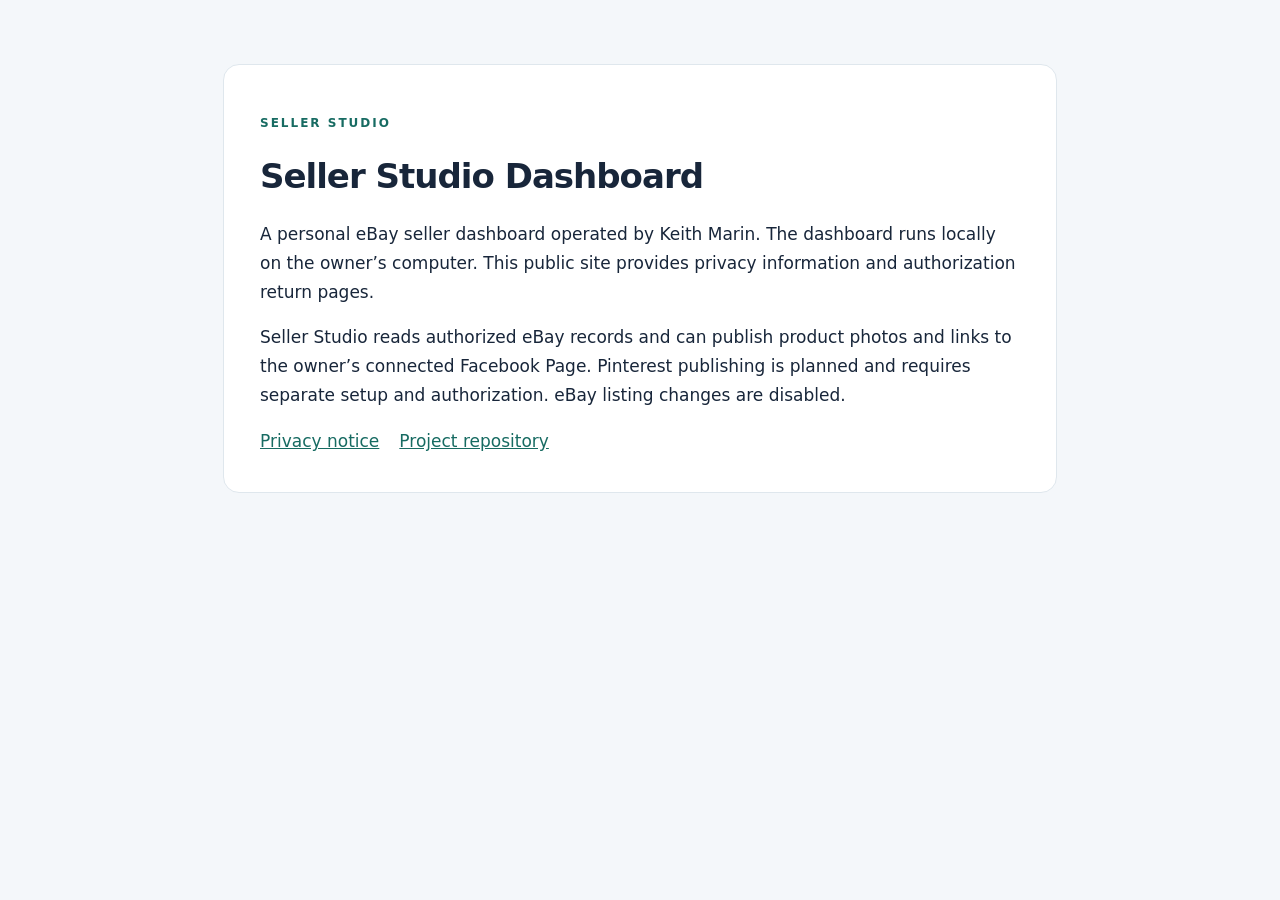
<file: index.html>
<!doctype html><html lang="en"><head><meta charset="utf-8"><meta name="viewport" content="width=device-width, initial-scale=1"><meta name="referrer" content="no-referrer"><title>Seller Studio Dashboard | Seller Studio</title><link rel="stylesheet" href="style.css"></head><body><main><p class="label">SELLER STUDIO</p><h1>Seller Studio Dashboard</h1><p>A personal eBay seller dashboard operated by Keith Marin. The dashboard runs locally on the owner’s computer. This public site provides privacy information and authorization return pages.</p><p>Seller Studio reads authorized eBay records and can publish product photos and links to the owner’s connected Facebook Page. Pinterest publishing is planned and requires separate setup and authorization. eBay listing changes are disabled.</p><nav><a href="privacy.html">Privacy notice</a><a href="https://github.com/keithgmarin/Seller-studio-pages">Project repository</a></nav></main></body></html>
</file>
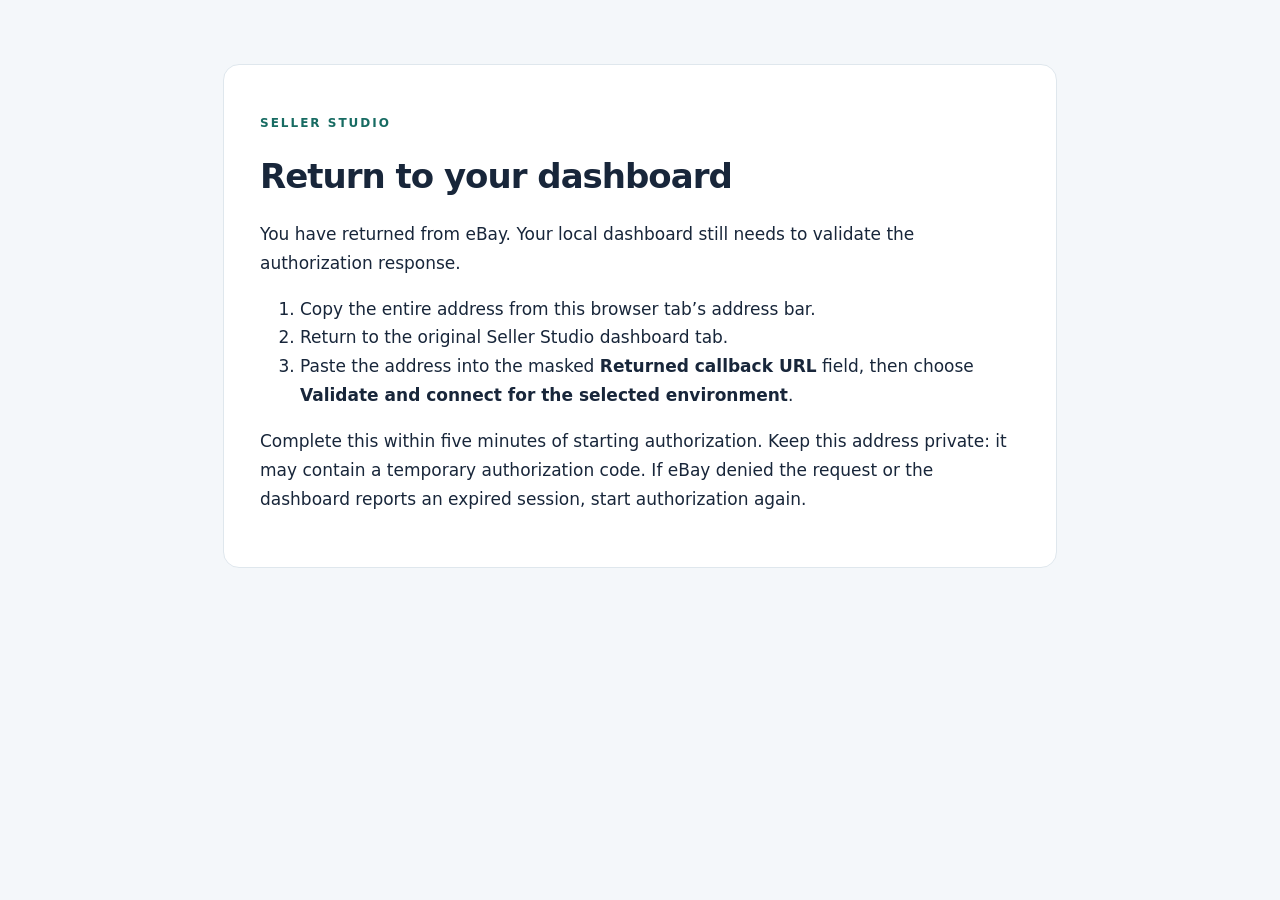
<file: accepted.html>
<!doctype html><html lang="en"><head><meta charset="utf-8"><meta name="viewport" content="width=device-width, initial-scale=1"><meta name="referrer" content="no-referrer"><title>Return to your dashboard | Seller Studio</title><link rel="stylesheet" href="style.css"></head><body><main><p class="label">SELLER STUDIO</p><h1>Return to your dashboard</h1><p>You have returned from eBay. Your local dashboard still needs to validate the authorization response.</p><ol><li>Copy the entire address from this browser tab’s address bar.</li><li>Return to the original Seller Studio dashboard tab.</li><li>Paste the address into the masked <strong>Returned callback URL</strong> field, then choose <strong>Validate and connect for the selected environment</strong>.</li></ol><p>Complete this within five minutes of starting authorization. Keep this address private: it may contain a temporary authorization code. If eBay denied the request or the dashboard reports an expired session, start authorization again.</p></main></body></html>
</file>
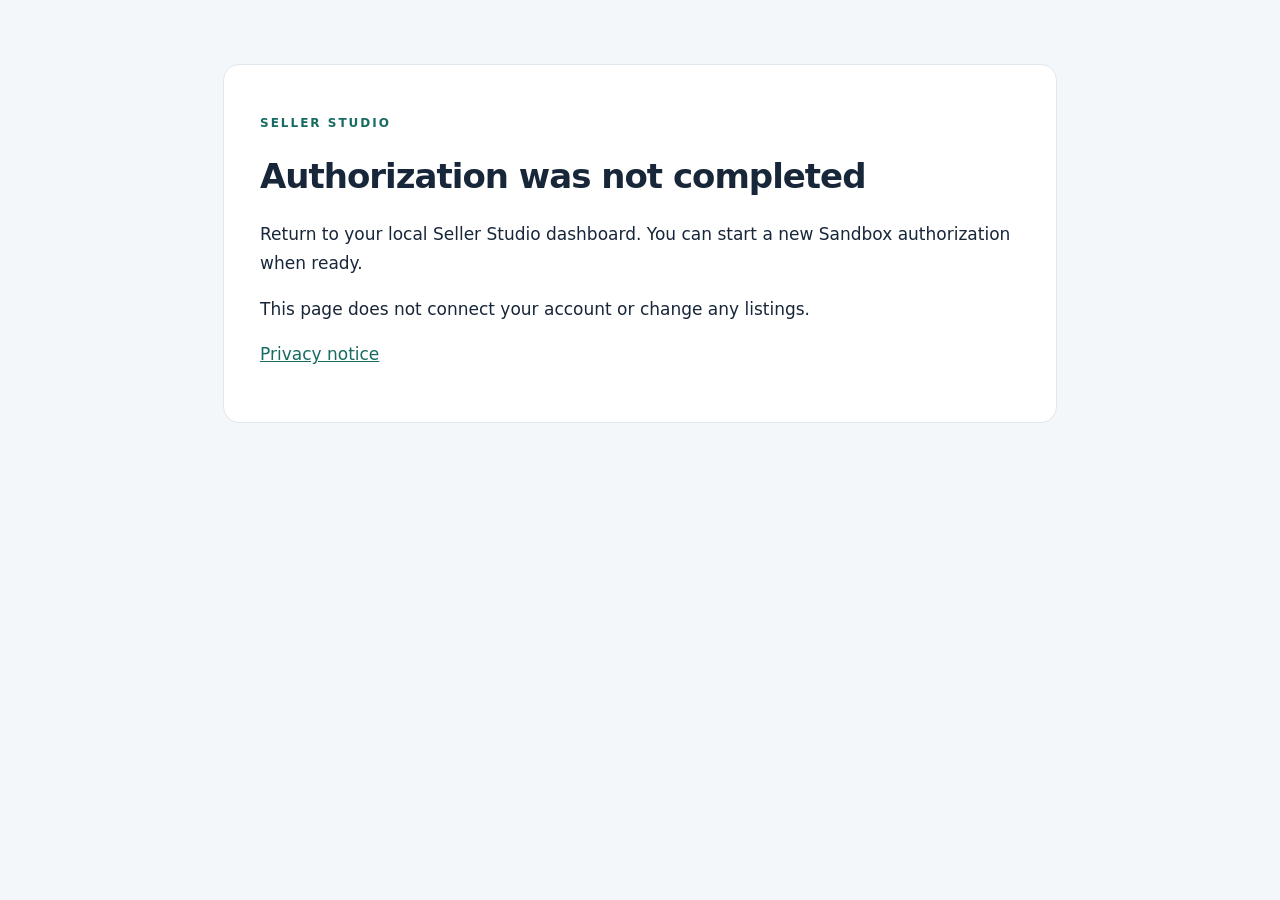
<file: declined.html>
<!doctype html><html lang="en"><head><meta charset="utf-8"><meta name="viewport" content="width=device-width, initial-scale=1"><meta name="referrer" content="no-referrer"><title>Authorization was not completed | Seller Studio</title><link rel="stylesheet" href="style.css"></head><body><main><p class="label">SELLER STUDIO</p><h1>Authorization was not completed</h1><p>Return to your local Seller Studio dashboard. You can start a new Sandbox authorization when ready.</p><p>This page does not connect your account or change any listings.</p><p><a href="privacy.html">Privacy notice</a></p></main></body></html>
</file>
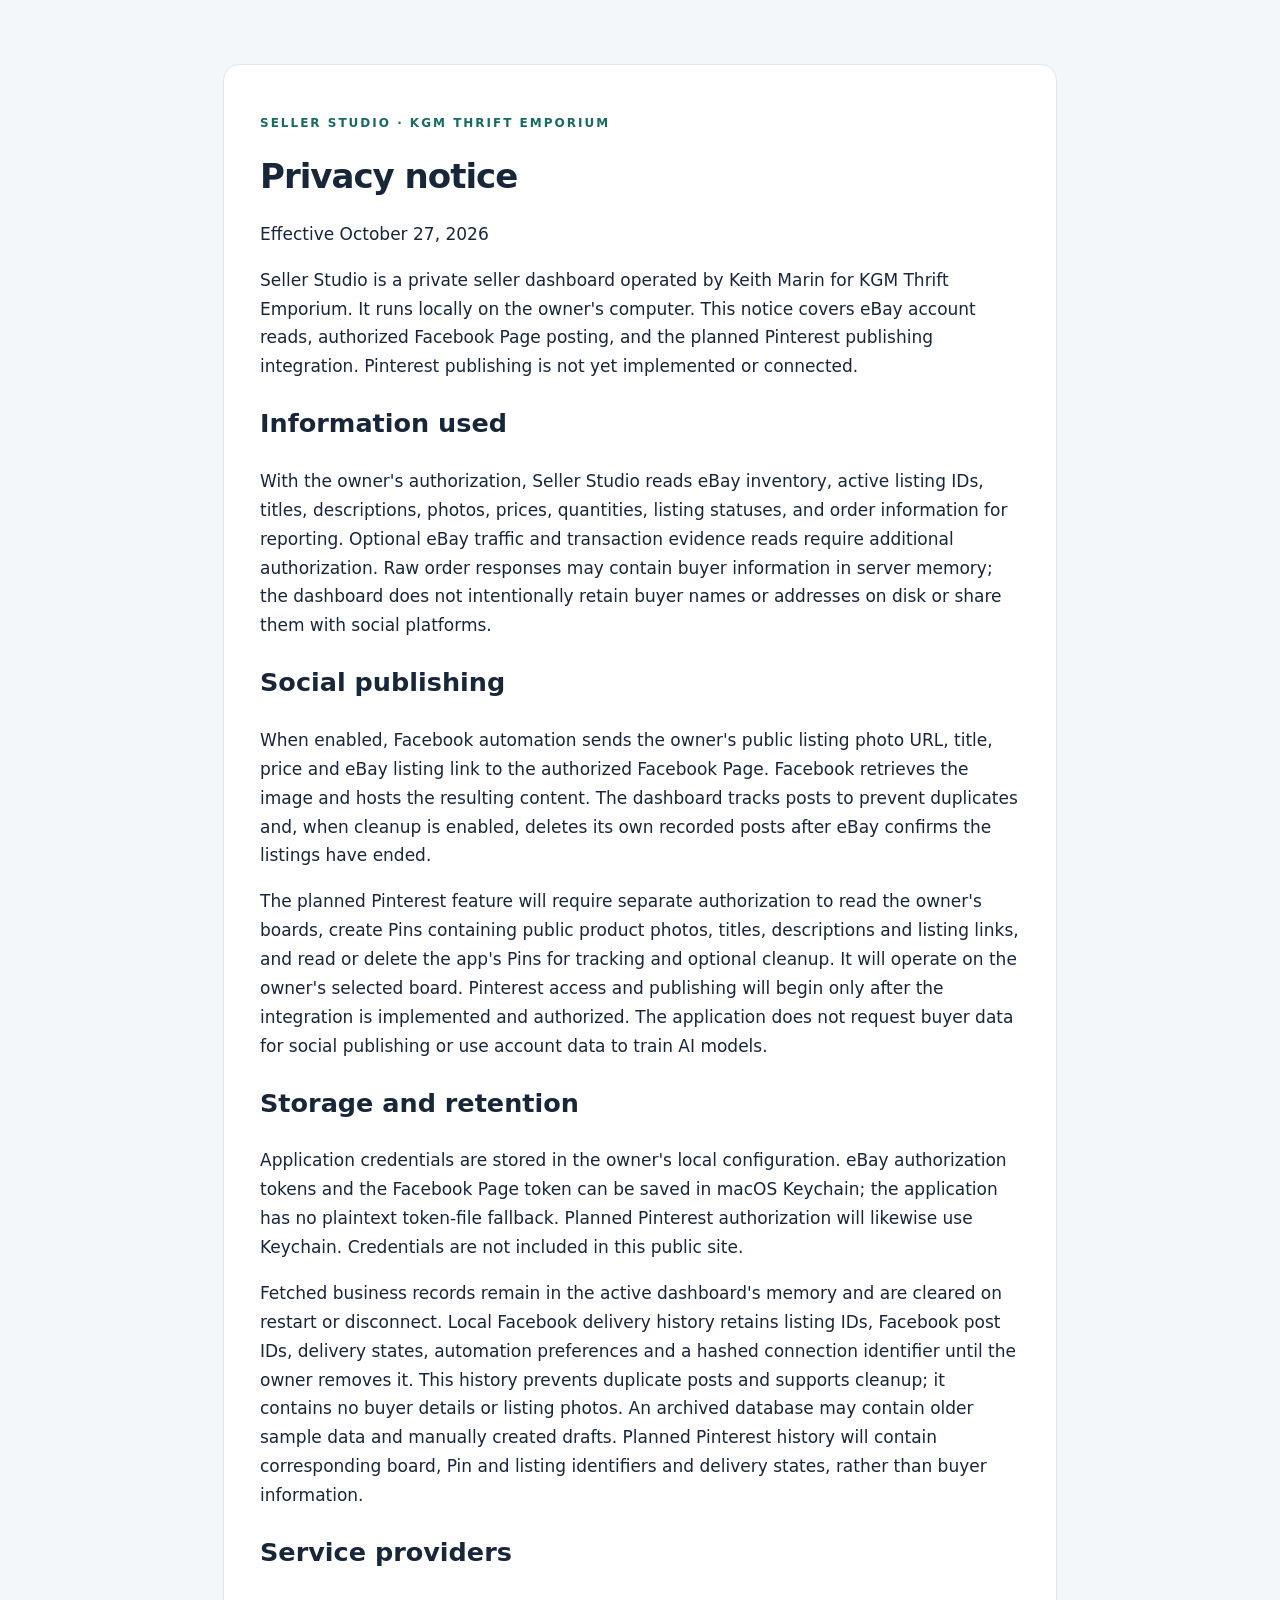
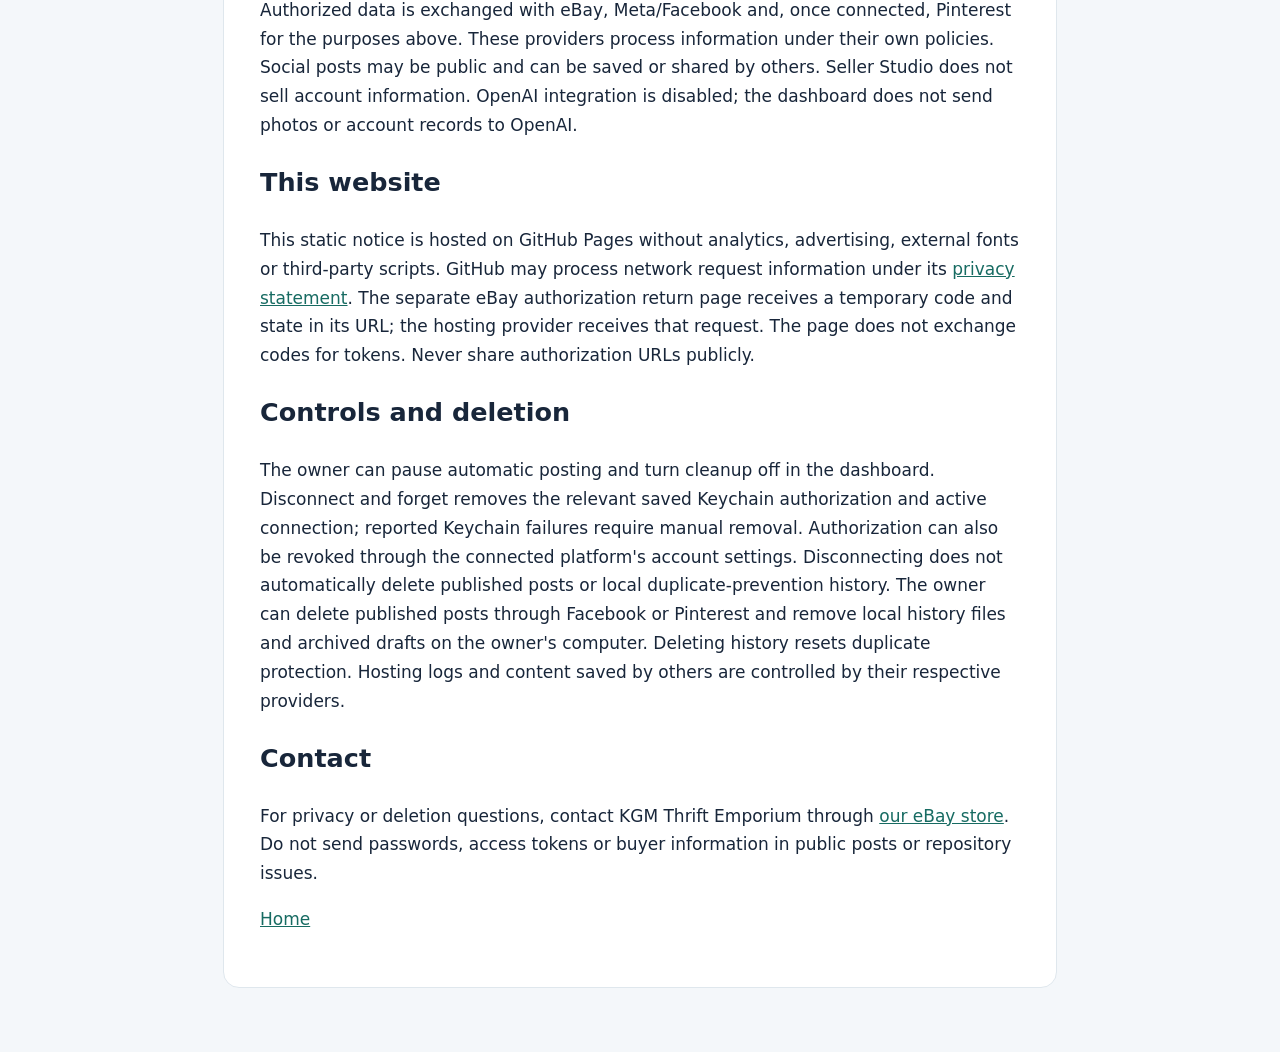
<file: kgm-thrift-emporium-privacy.html>
<!doctype html>
<html lang="en"><head><meta charset="utf-8"><meta name="viewport" content="width=device-width, initial-scale=1"><meta name="referrer" content="no-referrer"><title>Privacy notice | Seller Studio</title><link rel="stylesheet" href="style.css"></head>
<body><main><p class="label">SELLER STUDIO · KGM THRIFT EMPORIUM</p><h1>Privacy notice</h1><p>Effective October 27, 2026</p>
<p>Seller Studio is a private seller dashboard operated by Keith Marin for KGM Thrift Emporium. It runs locally on the owner's computer. This notice covers eBay account reads, authorized Facebook Page posting, and the planned Pinterest publishing integration. Pinterest publishing is not yet implemented or connected.</p>
<h2>Information used</h2><p>With the owner's authorization, Seller Studio reads eBay inventory, active listing IDs, titles, descriptions, photos, prices, quantities, listing statuses, and order information for reporting. Optional eBay traffic and transaction evidence reads require additional authorization. Raw order responses may contain buyer information in server memory; the dashboard does not intentionally retain buyer names or addresses on disk or share them with social platforms.</p>
<h2>Social publishing</h2><p>When enabled, Facebook automation sends the owner's public listing photo URL, title, price and eBay listing link to the authorized Facebook Page. Facebook retrieves the image and hosts the resulting content. The dashboard tracks posts to prevent duplicates and, when cleanup is enabled, deletes its own recorded posts after eBay confirms the listings have ended.</p><p>The planned Pinterest feature will require separate authorization to read the owner's boards, create Pins containing public product photos, titles, descriptions and listing links, and read or delete the app's Pins for tracking and optional cleanup. It will operate on the owner's selected board. Pinterest access and publishing will begin only after the integration is implemented and authorized. The application does not request buyer data for social publishing or use account data to train AI models.</p>
<h2>Storage and retention</h2><p>Application credentials are stored in the owner's local configuration. eBay authorization tokens and the Facebook Page token can be saved in macOS Keychain; the application has no plaintext token-file fallback. Planned Pinterest authorization will likewise use Keychain. Credentials are not included in this public site.</p><p>Fetched business records remain in the active dashboard's memory and are cleared on restart or disconnect. Local Facebook delivery history retains listing IDs, Facebook post IDs, delivery states, automation preferences and a hashed connection identifier until the owner removes it. This history prevents duplicate posts and supports cleanup; it contains no buyer details or listing photos. An archived database may contain older sample data and manually created drafts. Planned Pinterest history will contain corresponding board, Pin and listing identifiers and delivery states, rather than buyer information.</p>
<h2>Service providers</h2><p>Authorized data is exchanged with eBay, Meta/Facebook and, once connected, Pinterest for the purposes above. These providers process information under their own policies. Social posts may be public and can be saved or shared by others. Seller Studio does not sell account information. OpenAI integration is disabled; the dashboard does not send photos or account records to OpenAI.</p>
<h2>This website</h2><p>This static notice is hosted on GitHub Pages without analytics, advertising, external fonts or third-party scripts. GitHub may process network request information under its <a href="https://docs.github.com/en/site-policy/privacy-policies/github-general-privacy-statement">privacy statement</a>. The separate eBay authorization return page receives a temporary code and state in its URL; the hosting provider receives that request. The page does not exchange codes for tokens. Never share authorization URLs publicly.</p>
<h2>Controls and deletion</h2><p>The owner can pause automatic posting and turn cleanup off in the dashboard. Disconnect and forget removes the relevant saved Keychain authorization and active connection; reported Keychain failures require manual removal. Authorization can also be revoked through the connected platform's account settings. Disconnecting does not automatically delete published posts or local duplicate-prevention history. The owner can delete published posts through Facebook or Pinterest and remove local history files and archived drafts on the owner's computer. Deleting history resets duplicate protection. Hosting logs and content saved by others are controlled by their respective providers.</p>
<h2>Contact</h2><p>For privacy or deletion questions, contact KGM Thrift Emporium through <a href="https://www.ebay.com/str/kgm1227">our eBay store</a>. Do not send passwords, access tokens or buyer information in public posts or repository issues.</p><p><a href="index.html">Home</a></p></main></body></html>
</file>
<file: style.css>
body{margin:0;background:#f4f7fa;color:#18263a;font:17px/1.7 system-ui,sans-serif}main{max-width:760px;margin:64px auto;padding:36px;background:white;border:1px solid #dfe7ed;border-radius:16px}h1{line-height:1.2;letter-spacing:-1px}a{color:#176b62}nav{display:flex;gap:20px;flex-wrap:wrap}.label{color:#176b62;font-weight:700;letter-spacing:2px;font-size:12px}code{overflow-wrap:anywhere} @media(max-width:600px){main{margin:16px;padding:24px}}
</file>
